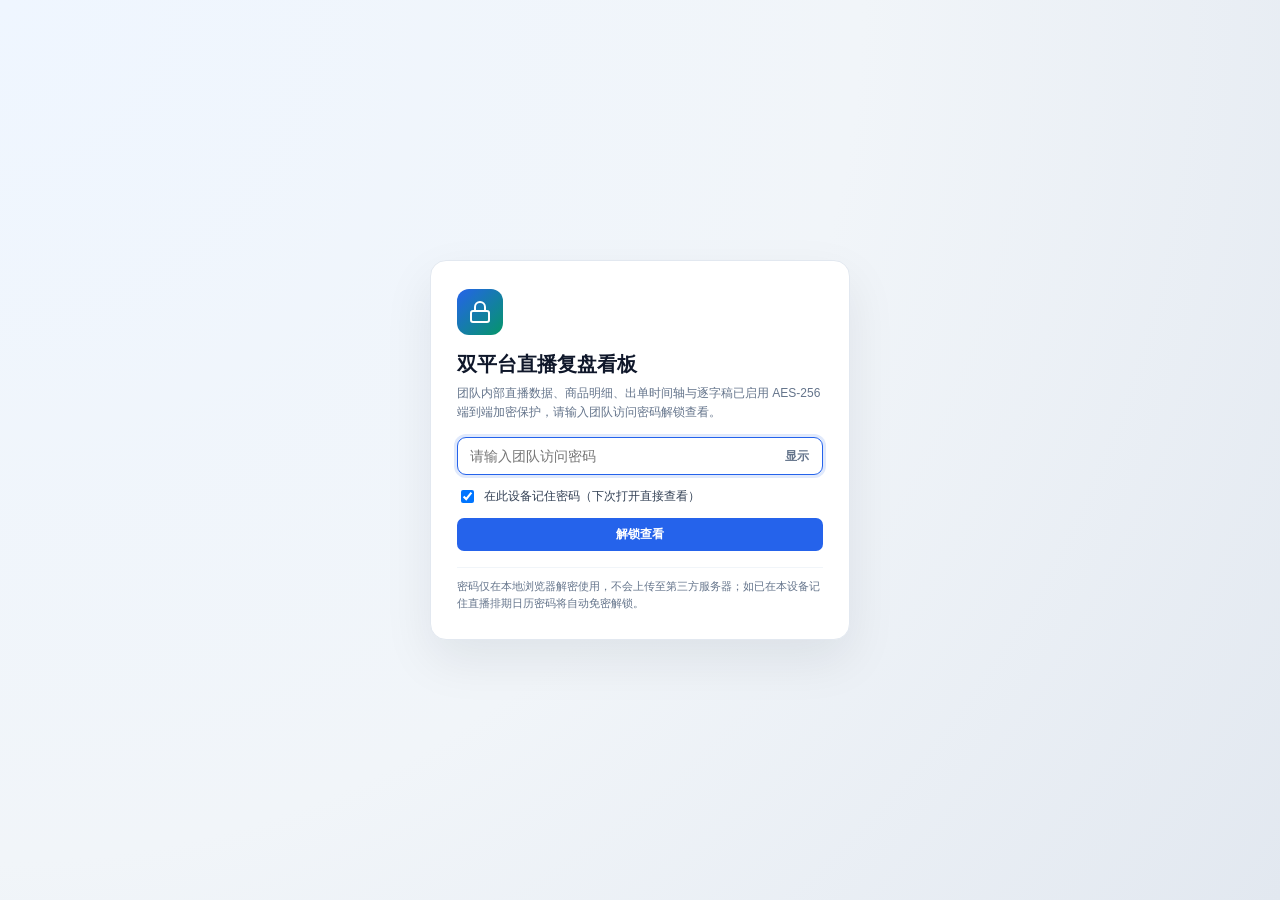
<file: docs/review/index.html>
<!doctype html>
<html lang="zh-CN">
<head>
  <meta charset="utf-8" />
  <meta name="viewport" content="width=device-width, initial-scale=1" />
  <title>双平台直播复盘看板 · 团队加密分享版</title>
  <link rel="stylesheet" href="./styles.css" />
</head>
<body>
  <!-- AES-256-GCM Lock Screen -->
  <div id="lockScreen" class="lock-screen hidden">
    <div class="lock-card">
      <div class="lock-icon" aria-hidden="true">
        <svg width="24" height="24" viewBox="0 0 24 24" fill="none" stroke="currentColor" stroke-width="2" stroke-linecap="round" stroke-linejoin="round">
          <rect x="3" y="11" width="18" height="11" rx="2" ry="2"></rect>
          <path d="M7 11V7a5 5 0 0 1 10 0v4"></path>
        </svg>
      </div>
      <div>
        <h1 class="lock-title">双平台直播复盘看板</h1>
        <p class="lock-desc">团队内部直播数据、商品明细、出单时间轴与逐字稿已启用 AES-256 端到端加密保护，请输入团队访问密码解锁查看。</p>
      </div>
      <form id="unlockForm" class="lock-form">
        <div class="pw-wrap">
          <input id="passwordInput" class="pw-input" type="password" placeholder="请输入团队访问密码" autocomplete="current-password" required />
          <button id="togglePwBtn" class="pw-toggle" type="button">显示</button>
        </div>
        <label class="remember-row">
          <input id="rememberPw" type="checkbox" checked />
          <span>在此设备记住密码（下次打开直接查看）</span>
        </label>
        <div id="lockError" class="lock-error hidden"></div>
        <button id="unlockBtn" class="btn btn-primary lock-submit" type="submit">解锁查看</button>
      </form>
      <div class="lock-foot">密码仅在本地浏览器解密使用，不会上传至第三方服务器；如已在本设备记住直播排期日历密码将自动免密解锁。</div>
    </div>
  </div>

  <!-- Loading Splash -->
  <div id="bootSplash" class="lock-screen">
    <div class="lock-card" style="text-align:center;">
      <div class="lock-icon" style="margin:0 auto;">🔐</div>
      <h2 class="lock-title" style="font-size:17px;">正在加载加密复盘数据...</h2>
      <p id="bootSplashHint" class="lock-desc">拉取 AES-256 加密数据包并在本地浏览器解密</p>
    </div>
  </div>

  <!-- Main Read-Only Review Dashboard -->
  <div id="appShell" class="hidden">
    <header class="topbar">
      <div class="brand">
        <div class="brand-logo">复</div>
        <div>
          <h1>
            双平台直播复盘看板
            <span class="ver-pill">🔒 AES-256 只读分享版</span>
          </h1>
          <p id="publishMetaLine">视频号 × MK后台 × 腾讯会议逐字稿 · 数据同步时间：--</p>
        </div>
      </div>
      <div class="top-actions">
        <button id="btnAnalytics" class="btn btn-accent">📊 跨场次对比看板</button>
        <a href="../" class="btn btn-outline" style="text-decoration:none;">📅 直播排期日历</a>
        <button id="btnReloadData" class="btn btn-outline" title="拉取最新发布的加密复盘包">🔄 刷新</button>
        <button id="btnLogout" class="btn btn-ghost" title="退出登录并清除本机记住的密码">退出</button>
      </div>
    </header>

    <main class="layout">
      <!-- Left Sidebar -->
      <aside class="sidebar">
        <div class="filter-tabs" id="blineTabs">
          <button class="tab-pill active" data-bline="">全部有效</button>
          <button class="tab-pill" data-bline="pro_course">专业课</button>
          <button class="tab-pill" data-bline="group_supervision">团督</button>
          <button class="tab-pill" data-bline="platform_live">平台直播</button>
          <button class="tab-pill" data-bline="nurture">督导/观摩</button>
        </div>
        <div class="search-box">
          <input id="searchInput" type="search" placeholder="搜索老师 / 主题 / 商品(品) / MK直播ID..." />
          <div class="sidebar-quickbar">
            <button id="btnJumpToday" class="btn btn-outline btn-xs">📍 回到今天</button>
            <label class="inline-check" style="margin:0;font-size:11px;cursor:pointer;">
              <input type="checkbox" id="chkOnlyLiveData" /> 仅看已播/有数据
            </label>
          </div>
        </div>
        <div id="sessionList" class="session-list">
          <div class="empty-hint">加载中...</div>
        </div>
      </aside>

      <!-- Main Detail Workspace -->
      <section class="workspace" id="workspace">
        <div id="emptyWorkspace" class="welcome-card">
          <h2>双平台直播复盘看板（团队加密分享版）</h2>
          <p>请从左侧选择任意一场直播，查看视频号与 MK 双平台指标、挂品明细、退单预警、延迟校准时间轴、AI 复盘结论与精确时间戳逐字稿。</p>
        </div>

        <div id="detailPanel" class="detail-panel hidden">
          <div class="session-hero">
            <div>
              <div class="hero-tags" id="heroTags"></div>
              <h2 id="heroTitle">-</h2>
              <div class="hero-meta" id="heroMeta"></div>
            </div>
          </div>

          <nav class="sub-tabs" id="detailTabs">
            <button class="sub-tab active" data-tab="overview">1. 双平台数据与挂品</button>
            <button class="sub-tab" data-tab="timeline">2. 延迟校准与出单/开讲时间轴</button>
            <button class="sub-tab" data-tab="review">3. AI 自动复盘报告</button>
            <button class="sub-tab" data-tab="materials">4. 逐字稿检索与订单明细</button>
          </nav>

          <!-- TAB 1: Dual-Platform Overview & Products -->
          <div class="tab-pane" id="pane-overview">
            <div id="nurtureBanner" class="banner-green hidden">
              <strong>督导 / 观摩内容场（仅 MK APP 开播，不在视频号开播）：</strong>前 90 分钟主看「MK 在线人数、出勤率、完看率、互动讨论与干货金句」；<strong>90 分钟后为答疑与带单转化期</strong>，下方同时完整记录挂品与订单流水。
            </div>

            <div class="grid-2" id="dualMetricsGrid">
              <div class="card" id="chMetricsCard">
                <div class="card-head">
                  <h3>视频号助手数据 <span class="tag tag-blue">微信视频号</span></h3>
                </div>
                <div id="chMetricsGrid" class="stat-grid-3"></div>
                <div class="calc-bar" id="chCalcBar"></div>
              </div>

              <div class="card" id="mkMetricsCard">
                <div class="card-head">
                  <h3>MK 后台 / APP 数据 <span class="tag tag-green">咨询师之家 APP</span></h3>
                </div>
                <div id="mkMetricsGrid" class="stat-grid-3"></div>
                <div class="calc-bar" id="mkCalcBar"></div>
                <div class="nurture-strip" id="mkNurtureStrip"></div>
              </div>
            </div>

            <div class="card">
              <div class="card-head">
                <h3>直播间商品明细（品） <span id="productsCountBadge" class="tag tag-purple">0 个品</span></h3>
              </div>
              <div class="table-wrap">
                <table class="data-table">
                  <thead>
                    <tr>
                      <th>平台</th>
                      <th>商品名称（品）</th>
                      <th>单价(¥)</th>
                      <th>曝光</th>
                      <th>点击</th>
                      <th>成交单数</th>
                      <th>成交金额(¥)</th>
                      <th>中控开讲时间</th>
                    </tr>
                  </thead>
                  <tbody id="productsTableBody"></tbody>
                </table>
              </div>
            </div>

            <div class="card">
              <div class="card-head"><h3>场次排期与基础信息</h3></div>
              <div id="sessionMetaGrid" class="meta-grid"></div>
            </div>
          </div>

          <!-- TAB 2: Timeline -->
          <div class="tab-pane hidden" id="pane-timeline">
            <div class="card">
              <div class="card-head">
                <h3>双平台延迟校准状态 <span id="latencyStatusBadge" class="tag tag-amber">⚠️ 未实测初值</span></h3>
              </div>
              <div id="lagHintBox" class="lag-hint unmeasured"></div>
            </div>

            <div class="card">
              <div class="card-head">
                <h3>双平台在线曲线 × 出单脉冲 × 商品上架/开讲节点</h3>
                <span class="muted">蓝线=视频号在线 · 绿线=MK实时曲线 · 红线=校准后出单高峰 · <b style="color:#ea580c;">橙线=商品上架/开讲</b></span>
              </div>
              <div id="timelineChart" class="chart-wrap"></div>
              <div id="commodityEventsStrip" class="commodity-strip hidden"></div>
            </div>

            <div class="card">
              <div class="card-head"><h3>延迟校准后的「出单高峰 ↔ 演播室触发原话」</h3></div>
              <div id="dealPeaksList" class="peaks-list"></div>
            </div>
          </div>

          <!-- TAB 3: AI Review -->
          <div class="tab-pane hidden" id="pane-review">
            <div class="grid-2">
              <div class="card">
                <div class="card-head">
                  <h3>精简出单点 / 内容复盘摘要</h3>
                  <button id="btnCopyDealPoints" class="btn btn-outline btn-xs">一键复制</button>
                </div>
                <pre id="reviewDealPoints" class="markdown-box" style="max-height:260px;">本场暂未生成复盘摘要。</pre>
              </div>
              <div class="card">
                <div class="card-head"><h3>心理行业合规扫描 & 下场优化清单</h3></div>
                <div id="complianceList" class="compliance-list"></div>
                <h4 style="margin:12px 0 6px;font-size:13px;">下一场可执行优化清单</h4>
                <ul id="nextActionsList" class="actions-list"></ul>
              </div>
            </div>

            <div class="card">
              <div class="card-head">
                <h3>完整复盘报告</h3>
                <span id="reviewEngineBadge" class="tag"></span>
              </div>
              <pre id="reviewFullMarkdown" class="markdown-box">本场暂未生成完整复盘报告。</pre>
            </div>
          </div>

          <!-- TAB 4: Transcript & Orders -->
          <div class="tab-pane hidden" id="pane-materials">
            <div class="grid-2">
              <div class="card">
                <div class="card-head">
                  <h3>逐字稿检索 <span id="transcriptMetaBadge" class="tag"></span></h3>
                  <input id="transcriptSearch" type="search" placeholder="搜关键词（如 订金/训练营/案例）" style="width:210px;" />
                </div>
                <div id="transcriptList" class="scroll-list"></div>
              </div>
              <div class="card">
                <div class="card-head">
                  <h3>直播时间窗内订单明细（已脱敏） <span id="ordersMetaBadge" class="tag"></span></h3>
                </div>
                <div id="ordersList" class="scroll-list"></div>
              </div>
            </div>
          </div>
        </div>
      </section>
    </main>
  </div>

  <!-- Modal: Cross-Session Analytics -->
  <div id="modalAnalytics" class="modal hidden">
    <div class="modal-card modal-xl">
      <div class="modal-head">
        <h3>📊 跨场次对比看板（大咖内容 × 留存 × 带单 × 退单红黄灯）</h3>
        <button class="close-btn" data-close="modalAnalytics">×</button>
      </div>
      <div class="modal-body">
        <div class="inline-group" style="margin-bottom:12px;flex-wrap:wrap;" id="analyticsBlineFilters">
          <button class="btn btn-outline btn-xs an-filter active" data-bline="">全部有效场次</button>
          <button class="btn btn-outline btn-xs an-filter" data-bline="nurture">大咖督导 / 咨询观摩</button>
          <button class="btn btn-outline btn-xs an-filter" data-bline="pro_course">专业课 / 训练营</button>
          <button class="btn btn-outline btn-xs an-filter" data-bline="group_supervision">团督</button>
          <button class="btn btn-outline btn-xs an-filter" data-bline="platform_live">平台直播</button>
        </div>
        <div class="kpi-grid-4" id="analyticsKpiGrid"></div>
        <div class="sub-tabs" id="analyticsSubTabs" style="margin-top:12px;">
          <button class="sub-tab active" data-antab="speakers">1. 讲师横向对比榜</button>
          <button class="sub-tab" data-antab="refunds">2. 退单率红黄灯预警榜</button>
          <button class="sub-tab" data-antab="topics">3. 议题 / 流派对比榜</button>
        </div>
        <div id="anPane-speakers" class="table-wrap"></div>
        <div id="anPane-refunds" class="table-wrap hidden"></div>
        <div id="anPane-topics" class="table-wrap hidden"></div>
      </div>
    </div>
  </div>

  <div id="toast" class="toast hidden"></div>
  <script src="./app.js"></script>
</body>
</html>
</file>
<file: docs/review/styles.css>
:root {
  --bg: #f1f5f9;
  --panel: #ffffff;
  --border: #e2e8f0;
  --text: #0f172a;
  --muted: #64748b;
  --blue: #2563eb;
  --green: #059669;
  --purple: #7c3aed;
  --cyan: #0891b2;
  --red: #dc2626;
  --amber: #d97706;
  --orange: #ea580c;
}
* { box-sizing: border-box; }
body {
  margin: 0;
  font-family: -apple-system, BlinkMacSystemFont, "PingFang SC", "Hiragino Sans GB", sans-serif;
  background: var(--bg);
  color: var(--text);
  font-size: 13px;
}
.hidden { display: none !important; }
code { background: #f1f5f9; padding: 1px 5px; border-radius: 4px; font-size: 12px; color: #334155; }
mark { background: #fef08a; color: #0f172a; padding: 0 2px; border-radius: 3px; }

/* Lock Screen */
.lock-screen {
  min-height: 100vh;
  display: flex;
  align-items: center;
  justify-content: center;
  padding: 20px;
  background: radial-gradient(circle at top left, #eff6ff 0%, #f1f5f9 55%, #e2e8f0 100%);
}
.lock-card {
  width: 100%;
  max-width: 420px;
  background: #fff;
  border: 1px solid var(--border);
  border-radius: 16px;
  padding: 28px 26px;
  box-shadow: 0 20px 50px rgba(15, 23, 42, 0.08);
  display: flex;
  flex-direction: column;
  gap: 16px;
}
.lock-icon {
  width: 46px; height: 46px; border-radius: 12px;
  background: linear-gradient(135deg, #2563eb, #059669);
  color: #fff; display: flex; align-items: center; justify-content: center; font-size: 20px;
}
.lock-title { margin: 0; font-size: 20px; font-weight: 800; color: #0f172a; }
.lock-desc { margin: 6px 0 0; font-size: 12px; line-height: 1.55; color: var(--muted); }
.lock-form { display: flex; flex-direction: column; gap: 12px; }
.pw-wrap { position: relative; display: flex; align-items: center; }
.pw-input {
  width: 100%; padding: 10px 58px 10px 12px;
  border: 1px solid #cbd5e1; border-radius: 9px; font-size: 14px; outline: none;
}
.pw-input:focus { border-color: var(--blue); box-shadow: 0 0 0 3px rgba(37,99,235,0.14); }
.pw-toggle {
  position: absolute; right: 8px; border: none; background: transparent;
  color: var(--muted); font-size: 12px; font-weight: 600; cursor: pointer; padding: 4px 6px;
}
.remember-row {
  display: flex; align-items: center; gap: 7px; font-size: 12px; color: #334155; cursor: pointer;
}
.lock-error {
  background: #fef2f2; border: 1px solid #fecaca; color: #b91c1c;
  padding: 8px 10px; border-radius: 8px; font-size: 12px; font-weight: 600;
}
.lock-submit { width: 100%; padding: 10px; font-size: 14px; }
.lock-foot { font-size: 11px; color: var(--muted); line-height: 1.5; border-top: 1px solid #f1f5f9; padding-top: 10px; }

/* Topbar */
.topbar {
  min-height: 58px;
  background: #0f172a;
  color: #f8fafc;
  display: flex;
  align-items: center;
  justify-content: space-between;
  padding: 8px 18px;
  position: sticky;
  top: 0;
  z-index: 50;
  gap: 10px;
  flex-wrap: wrap;
}
.brand { display: flex; align-items: center; gap: 10px; }
.brand-logo {
  width: 34px; height: 34px; border-radius: 9px;
  background: linear-gradient(135deg, #2563eb, #059669);
  display: flex; align-items: center; justify-content: center;
  font-weight: 800; font-size: 16px; color: #fff; flex-shrink: 0;
}
.brand h1 { margin: 0; font-size: 15px; font-weight: 700; display: flex; align-items: center; gap: 6px; flex-wrap: wrap; }
.ver-pill { font-size: 10px; background: #059669; color: #fff; padding: 2px 7px; border-radius: 999px; font-weight: 700; }
.brand p { margin: 2px 0 0; font-size: 11px; color: #94a3b8; }
.top-actions { display: flex; gap: 8px; align-items: center; flex-wrap: wrap; }

/* Buttons */
.btn {
  border: 1px solid transparent; border-radius: 7px; padding: 7px 12px;
  font-size: 12px; font-weight: 600; cursor: pointer; transition: 0.15s;
}
.btn-xs { padding: 4px 8px; font-size: 11px; }
.btn-primary { background: var(--blue); color: #fff; }
.btn-primary:hover { background: #1d4ed8; }
.btn-accent { background: #7c3aed; color: #fff; }
.btn-accent:hover { background: #6d28d9; }
.btn-outline { background: #fff; color: var(--text); border-color: #cbd5e1; }
.btn-outline:hover { background: #f8fafc; border-color: #94a3b8; }
.btn-outline.active { background: #0f172a; color: #fff; border-color: #0f172a; }
.topbar .btn-outline { background: rgba(255,255,255,0.1); color: #f8fafc; border-color: rgba(255,255,255,0.2); }
.topbar .btn-outline:hover { background: rgba(255,255,255,0.18); }
.btn-ghost { background: transparent; color: #cbd5e1; }
.btn-ghost:hover { color: #fff; }

/* Main Layout */
.layout {
  display: grid;
  grid-template-columns: 345px 1fr;
  min-height: calc(100vh - 58px);
}
.sidebar {
  background: var(--panel);
  border-right: 1px solid var(--border);
  display: flex;
  flex-direction: column;
  height: calc(100vh - 58px);
  position: sticky;
  top: 58px;
}
.filter-tabs {
  display: flex; flex-wrap: wrap; gap: 5px;
  padding: 10px; border-bottom: 1px solid var(--border);
}
.tab-pill {
  border: 1px solid var(--border); background: #f8fafc; color: #475569;
  padding: 4px 8px; border-radius: 999px; font-size: 11px; cursor: pointer; font-weight: 600;
}
.tab-pill.active { background: #0f172a; color: #fff; border-color: #0f172a; }
.search-box { padding: 8px 10px; border-bottom: 1px solid var(--border); }
.search-box input[type="search"], input[type="search"] {
  width: 100%; padding: 7px 10px; border: 1px solid #cbd5e1; border-radius: 7px; font-size: 12px;
}
.sidebar-quickbar {
  display: flex; align-items: center; justify-content: space-between; gap: 8px; margin-top: 7px;
}
.inline-check { display: flex; align-items: center; gap: 5px; font-weight: 500; color: #475569; }
.inline-group { display: flex; align-items: center; gap: 6px; }
.today-divider {
  position: sticky; top: 0; z-index: 4;
  background: linear-gradient(90deg, #eff6ff, #dbeafe);
  border: 1px solid #93c5fd; color: #1e40af;
  font-size: 11px; font-weight: 700; padding: 5px 10px; border-radius: 8px;
  text-align: center; margin: 2px 0;
}
.session-list { flex: 1; overflow-y: auto; padding: 8px; display: flex; flex-direction: column; gap: 7px; }
.session-item {
  border: 1px solid var(--border); border-radius: 10px; padding: 10px;
  cursor: pointer; background: #fff; transition: 0.15s;
}
.session-item:hover { border-color: #93c5fd; background: #f8fafc; }
.session-item.active { border-color: var(--blue); background: #eff6ff; box-shadow: 0 0 0 2px rgba(37,99,235,0.12); }
.session-item.future-item { opacity: 0.78; border-style: dashed; background: #fafbfd; }
.session-item.today-item { border-color: #60a5fa; background: #f8fbff; }
.si-top { display: flex; justify-content: space-between; align-items: center; gap: 6px; margin-bottom: 4px; flex-wrap: wrap; }
.si-title { font-weight: 700; font-size: 13px; color: #0f172a; line-height: 1.35; margin-bottom: 4px; }
.si-meta { font-size: 11px; color: var(--muted); display: flex; gap: 8px; flex-wrap: wrap; margin-bottom: 6px; }
.si-dots { display: flex; gap: 5px; flex-wrap: wrap; font-size: 10px; }
.dot { padding: 1px 6px; border-radius: 999px; background: #f1f5f9; color: #94a3b8; }
.dot.on { background: #dcfce7; color: #166534; font-weight: 600; }
.dot.prod { background: #f3e8ff; color: #6d28d9; font-weight: 600; }
.dot.warn { background: #fef3c7; color: #b45309; font-weight: 700; }
.dot.danger { background: #fee2e2; color: #b91c1c; font-weight: 700; }

/* Workspace */
.workspace { padding: 16px 20px; overflow-y: auto; }
.welcome-card {
  max-width: 760px; margin: 36px auto; background: #fff; border: 1px solid var(--border);
  border-radius: 14px; padding: 28px;
}
.session-hero {
  background: #fff; border: 1px solid var(--border); border-radius: 12px; padding: 14px 18px;
  margin-bottom: 12px;
}
.session-hero h2 { margin: 4px 0; font-size: 17px; }
.hero-tags { display: flex; gap: 6px; flex-wrap: wrap; align-items: center; }
.hero-meta { font-size: 12px; color: var(--muted); }

.sub-tabs { display: flex; gap: 6px; margin-bottom: 12px; border-bottom: 1px solid var(--border); padding-bottom: 8px; flex-wrap: wrap; }
.sub-tab {
  background: transparent; border: none; padding: 7px 14px; border-radius: 8px;
  font-size: 13px; font-weight: 600; color: var(--muted); cursor: pointer;
}
.sub-tab.active { background: #0f172a; color: #fff; }

.card {
  background: var(--panel); border: 1px solid var(--border); border-radius: 12px;
  padding: 14px 16px; margin-bottom: 14px;
}
.card-head { display: flex; justify-content: space-between; align-items: center; gap: 10px; margin-bottom: 12px; flex-wrap: wrap; }
.card-head h3 { margin: 0; font-size: 14px; display: flex; align-items: center; gap: 8px; flex-wrap: wrap; }
.grid-2 { display: grid; grid-template-columns: 1fr 1fr; gap: 14px; }

/* Read-only Stat Grid */
.stat-grid-3 { display: grid; grid-template-columns: repeat(3, 1fr); gap: 8px; }
.stat-cell {
  background: #f8fafc; border: 1px solid #e2e8f0; border-radius: 8px; padding: 8px 10px;
}
.stat-label { font-size: 11px; color: var(--muted); }
.stat-val { font-size: 16px; font-weight: 800; color: #0f172a; margin-top: 2px; }
.meta-grid { display: grid; grid-template-columns: repeat(4, 1fr); gap: 8px; }

.tag { font-size: 11px; padding: 2px 7px; border-radius: 999px; background: #e2e8f0; color: #334155; font-weight: 600; }
.tag-blue { background: #dbeafe; color: #1d4ed8; }
.tag-green { background: #dcfce7; color: #15803d; }
.tag-purple { background: #f3e8ff; color: #6d28d9; }
.tag-cyan { background: #cffafe; color: #0e7490; }
.tag-amber { background: #fef3c7; color: #b45309; }
.tag-red { background: #fee2e2; color: #b91c1c; }
.tag-orange { background: #ffedd5; color: #c2410c; }
.tag-today { background: #2563eb; color: #fff; }
.tag-future { background: #f1f5f9; color: #64748b; }
.tag-spillover { background: #f3e8ff; color: #6d28d9; border: 1px solid #d8b4fe; }

.alert-pill-red { background: #fee2e2; color: #991b1b; border: 1px solid #fca5a5; padding: 2px 8px; border-radius: 999px; font-weight: 700; font-size: 11px; }
.alert-pill-yellow { background: #fef3c7; color: #92400e; border: 1px solid #fcd34d; padding: 2px 8px; border-radius: 999px; font-weight: 700; font-size: 11px; }
.alert-pill-green { background: #dcfce7; color: #166534; border: 1px solid #86efac; padding: 2px 8px; border-radius: 999px; font-weight: 600; font-size: 11px; }

.banner-green {
  background: #ecfdf5; border: 1px solid #a7f3d0; color: #065f46;
  padding: 10px 14px; border-radius: 10px; margin-bottom: 12px; font-size: 12px;
}
.calc-bar {
  margin-top: 10px; padding: 8px 10px; border-radius: 8px; background: #f8fafc;
  font-size: 12px; color: #334155; display: flex; gap: 12px; flex-wrap: wrap; align-items: center;
}
.nurture-strip {
  margin-top: 8px; font-size: 11px; color: #065f46; background: #ecfdf5;
  padding: 7px 10px; border-radius: 8px; display: flex; gap: 10px; flex-wrap: wrap;
}

.table-wrap { width: 100%; overflow-x: auto; }
.data-table { width: 100%; border-collapse: collapse; font-size: 12px; }
.data-table th {
  text-align: left; padding: 7px 9px; background: #f8fafc; color: #475569;
  border-bottom: 1px solid var(--border); font-weight: 700; white-space: nowrap;
}
.data-table td { padding: 7px 9px; border-bottom: 1px solid #f1f5f9; color: #0f172a; vertical-align: middle; }
.data-table tbody tr:hover { background: #f8fafc; }
.data-table tbody tr.clickable-row { cursor: pointer; }
.data-table tbody tr.clickable-row:hover { background: #eff6ff; }

.kpi-grid-4 { display: grid; grid-template-columns: repeat(4, 1fr); gap: 10px; }
.kpi-box { background: #f8fafc; border: 1px solid var(--border); border-radius: 10px; padding: 10px 12px; }
.kpi-box .kpi-label { font-size: 11px; color: var(--muted); }
.kpi-box .kpi-val { font-size: 20px; font-weight: 800; color: #0f172a; margin-top: 2px; }
.kpi-box.kpi-danger { background: #fef2f2; border-color: #fecaca; }
.kpi-box.kpi-danger .kpi-val { color: #b91c1c; }

.muted { color: var(--muted); font-size: 11px; margin: 2px 0 0; }
.lag-hint { font-size: 12px; padding: 9px 12px; border-radius: 8px; border: 1px solid #bfdbfe; line-height: 1.5; }
.lag-hint.measured { background: #ecfdf5; color: #065f46; border-color: #86efac; }
.lag-hint.unmeasured { background: #fffbeb; color: #92400e; border-color: #fcd34d; }
.chart-wrap { width: 100%; min-height: 220px; overflow-x: auto; }
.commodity-strip { margin-top: 10px; display: flex; gap: 6px; flex-wrap: wrap; padding-top: 8px; border-top: 1px dashed #fed7aa; }
.orange-chip {
  font-size: 11px; background: #fff7ed; color: #c2410c; border: 1px solid #fdba74;
  padding: 3px 8px; border-radius: 999px; font-weight: 600;
}
.peaks-list { display: flex; flex-direction: column; gap: 10px; }
.peak-card { border: 1px solid var(--border); border-left: 4px solid var(--red); border-radius: 9px; padding: 10px 12px; background: #fff; }
.peak-head { display: flex; justify-content: space-between; align-items: center; flex-wrap: wrap; gap: 8px; margin-bottom: 6px; }
.quote-line { font-size: 12px; padding: 4px 8px; border-radius: 6px; background: #f8fafc; margin-top: 4px; line-height: 1.45; }

.markdown-box {
  background: #f8fafc; border: 1px solid var(--border); border-radius: 9px; padding: 14px;
  white-space: pre-wrap; font-family: inherit; line-height: 1.65; font-size: 13px; max-height: 520px; overflow: auto; margin: 0;
}
.compliance-item { border: 1px solid #fecaca; background: #fef2f2; border-radius: 8px; padding: 8px 10px; margin-bottom: 6px; font-size: 12px; }
.actions-list { margin: 0; padding-left: 18px; line-height: 1.7; font-size: 12px; }

.scroll-list { max-height: 520px; overflow-y: auto; display: flex; flex-direction: column; gap: 6px; }
.row-item { border: 1px solid var(--border); border-radius: 8px; padding: 8px 10px; font-size: 12px; background: #fff; line-height: 1.5; }
.row-item.order-spillover { border-left: 3px solid #7c3aed; background: #faf5ff; }

.modal {
  position: fixed; inset: 0; background: rgba(15,23,42,0.55);
  display: flex; align-items: center; justify-content: center; z-index: 100; padding: 16px;
}
.modal-card {
  background: #fff; border-radius: 14px; width: 100%; max-width: 1120px;
  max-height: 90vh; display: flex; flex-direction: column; overflow: hidden;
}
.modal-head {
  padding: 12px 16px; border-bottom: 1px solid var(--border);
  display: flex; justify-content: space-between; align-items: center;
}
.modal-head h3 { margin: 0; font-size: 15px; }
.close-btn { border: none; background: transparent; font-size: 22px; cursor: pointer; color: var(--muted); }
.modal-body { padding: 16px; overflow-y: auto; }

.toast {
  position: fixed; bottom: 20px; right: 20px; background: #0f172a; color: #fff;
  padding: 10px 16px; border-radius: 9px; font-size: 12px; font-weight: 600; z-index: 200;
  box-shadow: 0 10px 25px rgba(0,0,0,0.2);
}

@media (max-width: 980px) {
  .layout { grid-template-columns: 1fr; }
  .sidebar { height: auto; max-height: 360px; position: static; }
  .grid-2, .kpi-grid-4, .meta-grid { grid-template-columns: 1fr; }
  .stat-grid-3 { grid-template-columns: repeat(2, 1fr); }
}
</file>
